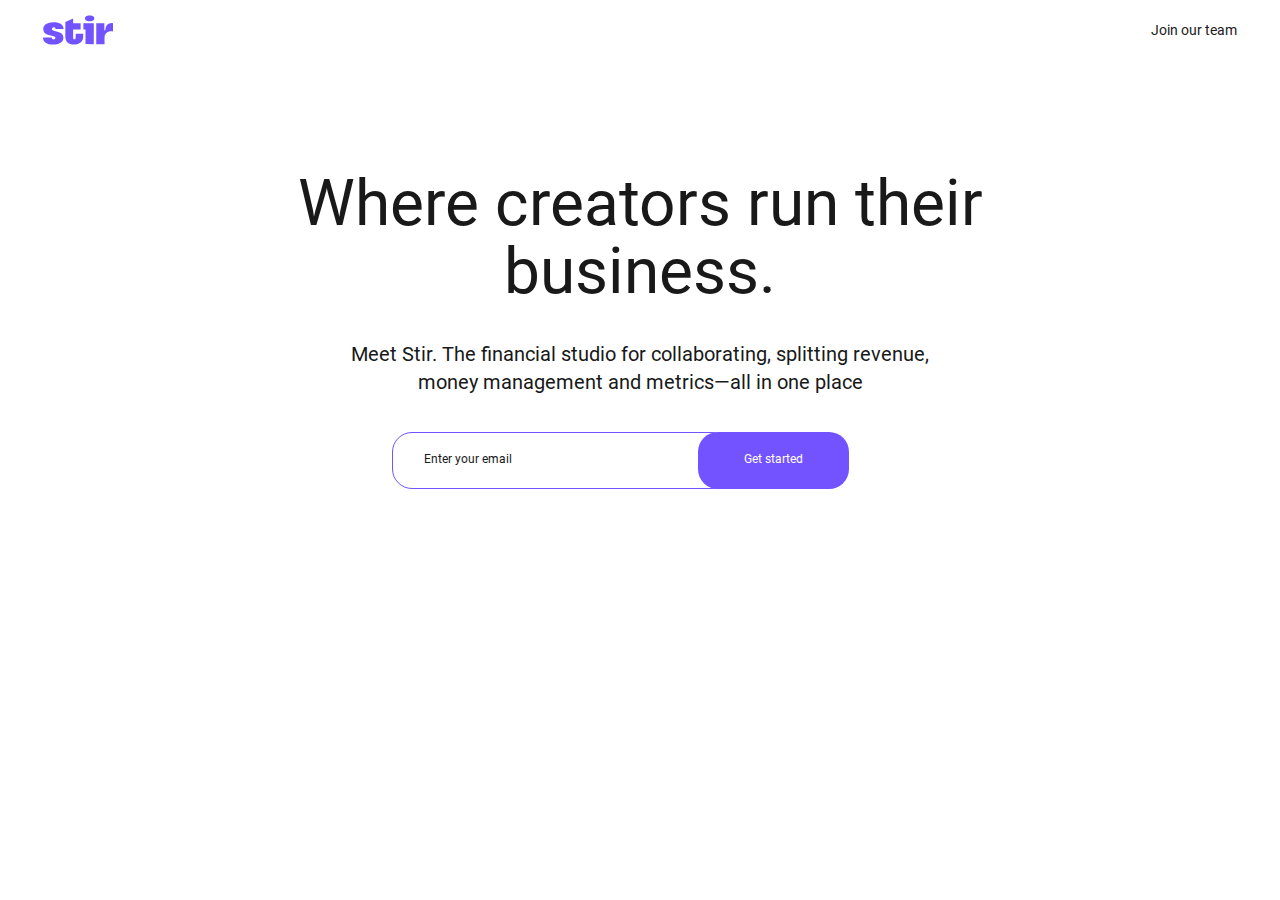
<file: index.html>
<!DOCTYPE html>
<html lang="en">
<head>
  <meta charset="UTF-8">
  <meta http-equiv="X-UA-Compatible" content="IE=edge">
  <meta name="viewport" content="width=device-width, initial-scale=1.0">
  <title>Stir</title>
  <link rel="stylesheet" href="css/normalize-mini.css">
  <link rel="stylesheet" href="css/style.css">
</head>
<body>

  <header class="site-header">
    <div class="site-header__container container">
      <a href="index.html" class="site-header__logo-link"><img src="/img/icon/stir-header-logo.svg" alt="site logo" class="site-header__logo"></a>
      <a href="#" class="site-header__link">Join our team</a>
    </div>
  </header>

  <!-- HERO -->

  <main class="site-main">
    <section class="site-hero">
      <h2 class="visually-hidden">we will help you with your business</h2>
      <div class="container">
        <div class="site-hero__title">
          <h1 class="site-hero__heading">Where creators run their business.</h1>
          <p class="site-hero__text">Meet Stir. The financial studio for collaborating, splitting revenue, money management and metrics—all in one place</p>
          <form class="site-form" action="https://echo.htmlacademy.ru" method="POST">        
            <label class="visually-hidden" for="user-email">Your email</label>
            <input class="site-hero__input" type="email" name="user_email" id="user-email" placeholder="Enter your email" minlength="4" required>
            
            <button class="site-hero__submit" type="submit">Get started</button>
        </form> 
        </div>
          
        
      </div>
    </section>
  </main>
  
</body>
</html>
</file>
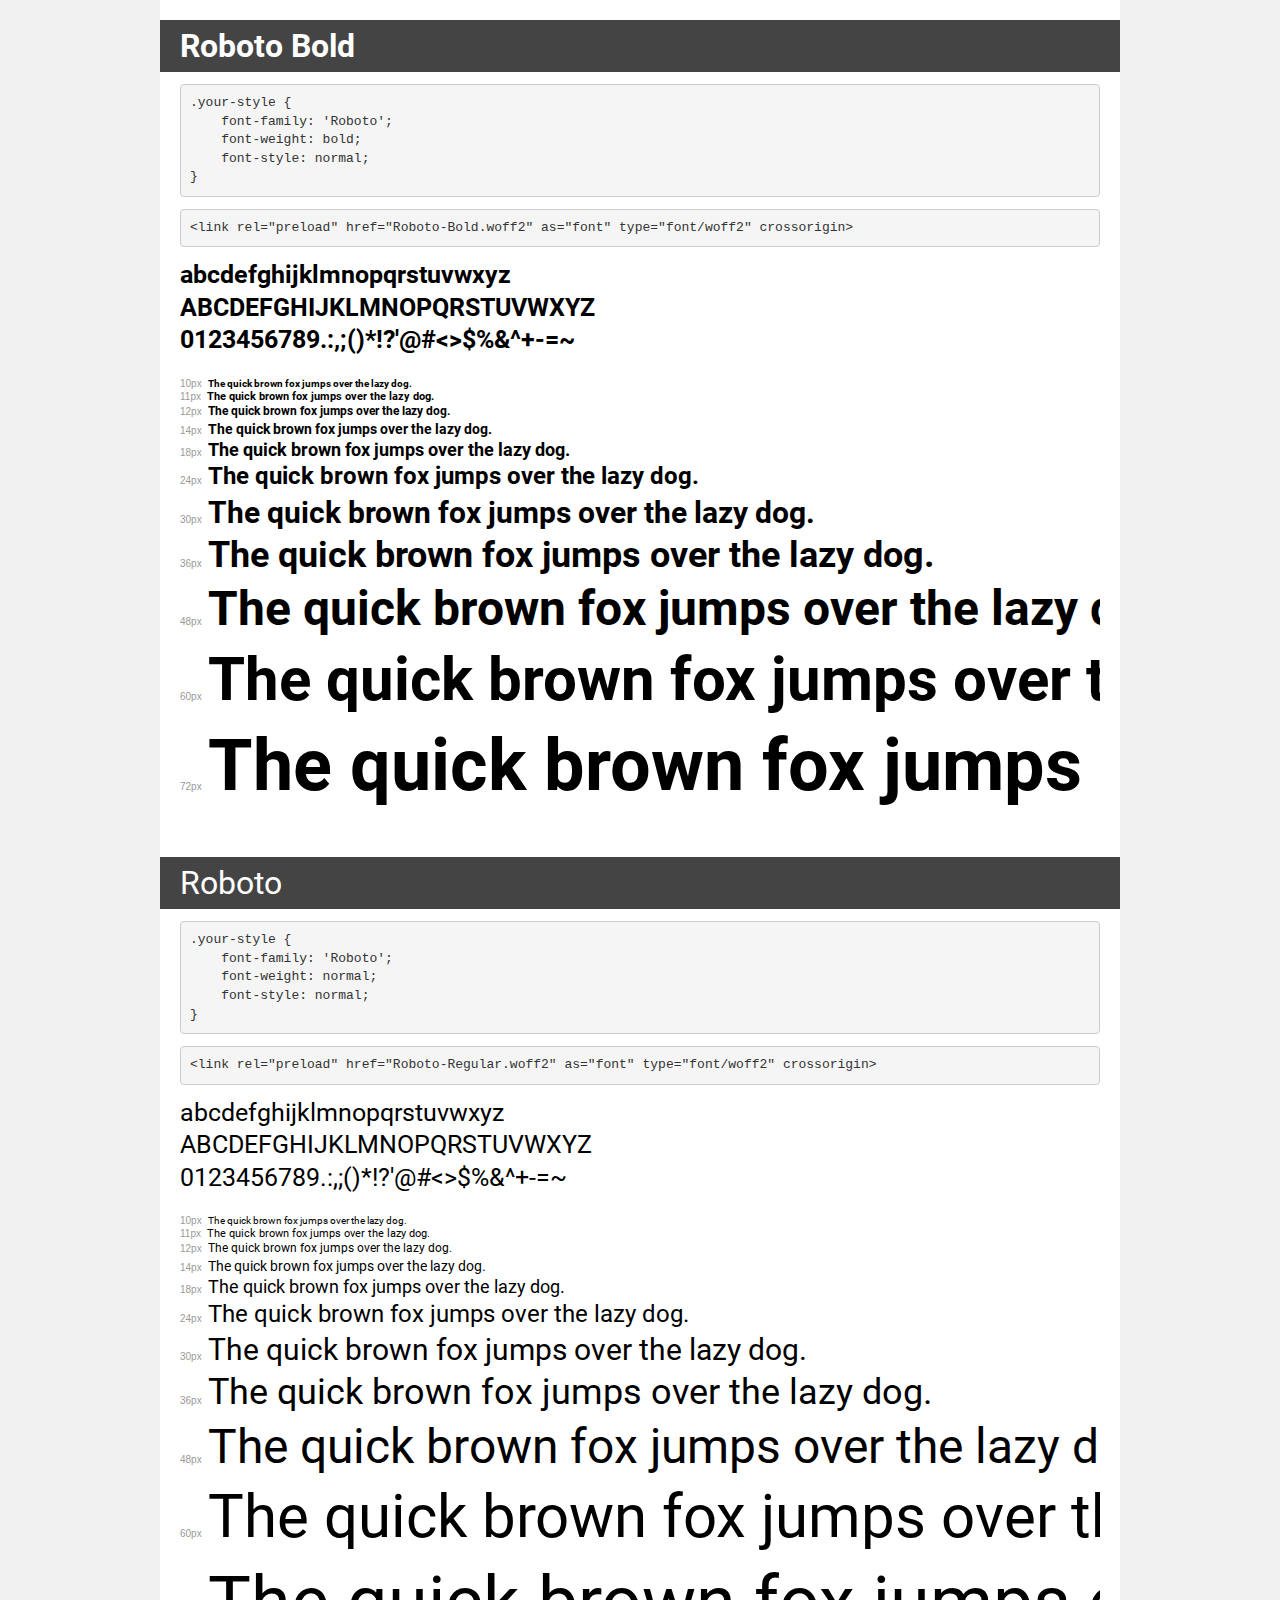
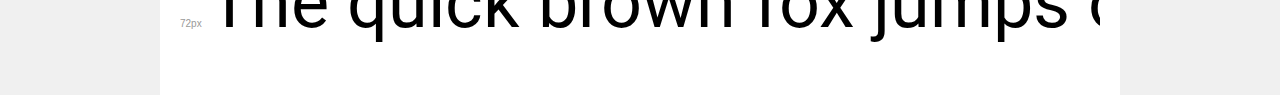
<file: font/Roboto/demo.html>
<!DOCTYPE html>
<html lang="en">
<head>
    <meta charset="utf-8">
    <meta http-equiv="X-UA-Compatible" content="IE=edge">
    <meta name="viewport" content="width=device-width, initial-scale=1">
    <meta name="robots" content="noindex, noarchive">
    <meta name="format-detection" content="telephone=no">
    <title>Transfonter demo</title>
    <link href="stylesheet.css" rel="stylesheet">
    <style>
        /*
        http://meyerweb.com/eric/tools/css/reset/
        v2.0 | 20110126
        License: none (public domain)
        */
        html, body, div, span, applet, object, iframe,
        h1, h2, h3, h4, h5, h6, p, blockquote, pre,
        a, abbr, acronym, address, big, cite, code,
        del, dfn, em, img, ins, kbd, q, s, samp,
        small, strike, strong, sub, sup, tt, var,
        b, u, i, center,
        dl, dt, dd, ol, ul, li,
        fieldset, form, label, legend,
        table, caption, tbody, tfoot, thead, tr, th, td,
        article, aside, canvas, details, embed,
        figure, figcaption, footer, header, hgroup,
        menu, nav, output, ruby, section, summary,
        time, mark, audio, video {
            margin: 0;
            padding: 0;
            border: 0;
            font-size: 100%;
            font: inherit;
            vertical-align: baseline;
        }
        /* HTML5 display-role reset for older browsers */
        article, aside, details, figcaption, figure,
        footer, header, hgroup, menu, nav, section {
            display: block;
        }
        body {
            line-height: 1;
        }
        ol, ul {
            list-style: none;
        }
        blockquote, q {
            quotes: none;
        }
        blockquote:before, blockquote:after,
        q:before, q:after {
            content: '';
            content: none;
        }
        table {
            border-collapse: collapse;
            border-spacing: 0;
        }
        /* demo styles */
        body {
            background: #f0f0f0;
            color: #000;
        }
        .page {
            background: #fff;
            width: 920px;
            margin: 0 auto;
            padding: 20px 20px 0 20px;
            overflow: hidden;
        }
        .font-container {
            overflow-x: auto;
            overflow-y: hidden;
            margin-bottom: 40px;
            line-height: 1.3;
            white-space: nowrap;
            padding-bottom: 5px;
        }
        h1 {
            position: relative;
            background: #444;
            font-size: 32px;
            color: #fff;
            padding: 10px 20px;
            margin: 0 -20px 12px -20px;
        }
        .letters {
            font-size: 25px;
            margin-bottom: 20px;
        }
        .s10:before {
            content: '10px';
        }
        .s11:before {
            content: '11px';
        }
        .s12:before {
            content: '12px';
        }
        .s14:before {
            content: '14px';
        }
        .s18:before {
            content: '18px';
        }
        .s24:before {
            content: '24px';
        }
        .s30:before {
            content: '30px';
        }
        .s36:before {
            content: '36px';
        }
        .s48:before {
            content: '48px';
        }
        .s60:before {
            content: '60px';
        }
        .s72:before {
            content: '72px';
        }
        .s10:before, .s11:before, .s12:before, .s14:before,
        .s18:before, .s24:before, .s30:before, .s36:before,
        .s48:before, .s60:before, .s72:before {
            font-family: Arial, sans-serif;
            font-size: 10px;
            font-weight: normal;
            font-style: normal;
            color: #999;
            padding-right: 6px;
        }
        pre {
            display: block;
            padding: 9px;
            margin: 0 0 12px;
            font-family: Monaco, Menlo, Consolas, "Courier New", monospace;
            font-size: 13px;
            line-height: 1.428571429;
            color: #333;
            font-weight: normal;
            font-style: normal;
            background-color: #f5f5f5;
            border: 1px solid #ccc;
            overflow-x: auto;
            border-radius: 4px;
        }
        /* responsive */
        @media (max-width: 959px) {
            .page {
                width: auto;
                margin: 0;
            }
        }
    </style>
</head>
<body>
<div class="page">
    <div class="demo">
        <h1 style="font-family: 'Roboto'; font-weight: bold; font-style: normal;">Roboto Bold</h1>
        <pre title="Usage">.your-style {
    font-family: 'Roboto';
    font-weight: bold;
    font-style: normal;
}</pre>
        <pre title="Preload (optional)">
&lt;link rel=&quot;preload&quot; href=&quot;Roboto-Bold.woff2&quot; as=&quot;font&quot; type=&quot;font/woff2&quot; crossorigin&gt;</pre>
        <div class="font-container" style="font-family: 'Roboto'; font-weight: bold; font-style: normal;">
            <p class="letters">
                abcdefghijklmnopqrstuvwxyz<br>
ABCDEFGHIJKLMNOPQRSTUVWXYZ<br>
                0123456789.:,;()*!?'@#&lt;&gt;$%&^+-=~
            </p>
            <p class="s10" style="font-size: 10px;">The quick brown fox jumps over the lazy dog.</p>
            <p class="s11" style="font-size: 11px;">The quick brown fox jumps over the lazy dog.</p>
            <p class="s12" style="font-size: 12px;">The quick brown fox jumps over the lazy dog.</p>
            <p class="s14" style="font-size: 14px;">The quick brown fox jumps over the lazy dog.</p>
            <p class="s18" style="font-size: 18px;">The quick brown fox jumps over the lazy dog.</p>
            <p class="s24" style="font-size: 24px;">The quick brown fox jumps over the lazy dog.</p>
            <p class="s30" style="font-size: 30px;">The quick brown fox jumps over the lazy dog.</p>
            <p class="s36" style="font-size: 36px;">The quick brown fox jumps over the lazy dog.</p>
            <p class="s48" style="font-size: 48px;">The quick brown fox jumps over the lazy dog.</p>
            <p class="s60" style="font-size: 60px;">The quick brown fox jumps over the lazy dog.</p>
            <p class="s72" style="font-size: 72px;">The quick brown fox jumps over the lazy dog.</p>
        </div>
    </div>

    <div class="demo">
        <h1 style="font-family: 'Roboto'; font-weight: normal; font-style: normal;">Roboto</h1>
        <pre title="Usage">.your-style {
    font-family: 'Roboto';
    font-weight: normal;
    font-style: normal;
}</pre>
        <pre title="Preload (optional)">
&lt;link rel=&quot;preload&quot; href=&quot;Roboto-Regular.woff2&quot; as=&quot;font&quot; type=&quot;font/woff2&quot; crossorigin&gt;</pre>
        <div class="font-container" style="font-family: 'Roboto'; font-weight: normal; font-style: normal;">
            <p class="letters">
                abcdefghijklmnopqrstuvwxyz<br>
ABCDEFGHIJKLMNOPQRSTUVWXYZ<br>
                0123456789.:,;()*!?'@#&lt;&gt;$%&^+-=~
            </p>
            <p class="s10" style="font-size: 10px;">The quick brown fox jumps over the lazy dog.</p>
            <p class="s11" style="font-size: 11px;">The quick brown fox jumps over the lazy dog.</p>
            <p class="s12" style="font-size: 12px;">The quick brown fox jumps over the lazy dog.</p>
            <p class="s14" style="font-size: 14px;">The quick brown fox jumps over the lazy dog.</p>
            <p class="s18" style="font-size: 18px;">The quick brown fox jumps over the lazy dog.</p>
            <p class="s24" style="font-size: 24px;">The quick brown fox jumps over the lazy dog.</p>
            <p class="s30" style="font-size: 30px;">The quick brown fox jumps over the lazy dog.</p>
            <p class="s36" style="font-size: 36px;">The quick brown fox jumps over the lazy dog.</p>
            <p class="s48" style="font-size: 48px;">The quick brown fox jumps over the lazy dog.</p>
            <p class="s60" style="font-size: 60px;">The quick brown fox jumps over the lazy dog.</p>
            <p class="s72" style="font-size: 72px;">The quick brown fox jumps over the lazy dog.</p>
        </div>
    </div>

</div>
</body>
</html>
</file>
<file: css/style.css>
:root {
  --main-static-color: #191919;
  --main-center-color: #2B2A35;
  --organized-color: #F7F2E4;
  --footer-color: #7352FF;
  --link-color: #6EE4B5;
  --font-default-color: #191919;
  --font-second-color: #fff;
}

@font-face {
  font-family: 'Roboto';
  src: url('../font/Roboto/Roboto-Bold.woff2') format('woff2'),
      url('../font/Roboto/Roboto-Bold.woff') format('woff');
  font-weight: bold;
  font-style: normal;
}

@font-face {
  font-family: 'Roboto';
  src: url('../font/Roboto/Roboto-Regular.woff2') format('woff2'),
      url('../font/Roboto/Roboto-Regular.woff') format('woff');
  font-weight: normal;
  font-style: normal;
}

/* GENERAL */
html {
  box-sizing: border-box;
  height: 100%;
}

*,
*::before,
*::after {
  box-sizing: inherit;
}

body {
  display: flex;
  flex-direction: column;
  height: 100%;
  padding: 0;
  margin: 0;
  font-family: 'Roboto', 'Arial', sans-serif;
  background-color: #fff;
  font-style: normal;
  font-weight: normal;
  font-size: 24px;
  line-height: 36px;
  text-align: center;
  color: var(--font-default-color);
}

img {
  max-width: 100%;
  height: auto;
}

.visually-hidden {
  position: absolute;
  width: 1px;
  height: 1px;
  margin: -1px;
  border: 0;
  padding: 0;
  clip: rect(0 0 0 0);
  overflow: hidden;
}

/* CONTAINER */
.container {
  max-width: 1234px;
  margin-left: auto;
  margin-right: auto;
  padding-left: 20px;
  padding-right: 20px;
}
/* SITE HEADER */

.site-header {
  padding-top: 15px;
  padding-bottom: 15px;
}

.site-header__container {
  display: flex;
  align-items: center;
  justify-content: space-between;
}

.site-header__logo-link {
  text-decoration: none;
  transition: opacity 0.3s ease;
}

.site-header__logo-link:hover {
  opacity: 0.7;
}

.site-header__logo-link:active {
  opacity: 0.5;
}

.site-header__logo {
  display: block;
}

.site-header__link {
  font-size: 14px;
  line-height: 20px;
  color: var(--font-default-color);
  text-decoration: none;
}

/* HERO */

.site-hero {
  padding-top: 110px;
  padding-bottom: 72px;
}

.site-hero__title {
  display: flex;
  margin: 0 auto;
  flex-direction: column;
  align-items: center;
  max-width: 825px;
}

.site-hero__heading {
  margin: 0 0 34px;
  padding: 0;
  font-weight: 400;
  font-size: 64px;
  line-height: 68px;
}

.site-hero__text {
  margin: 0 0 36px;
  padding: 0;
  max-width: 613px;
  font-size: 20px;
  line-height: 28px;
}

.site-hero__input {
  padding: 19px 31px 22px;
  padding-right: 93px;
  width: 340px;
  border: 1px solid var(--footer-color);
  border-radius: 20px;
  font-size: 12px;
  line-height: 14px;
}

.site-hero__input::placeholder {
  display: block;
  font-size: 12px;
  line-height: 14px;
  color: var(--font-default-color);
}

.site-hero__input:not(:placeholder-shown):not(:focus):invalid {
  border: 1px solid red;
}

.site-hero__submit {
  position: relative;
  z-index: 1;
  right: 40px;
  padding: 19px 45px 22px;
  color: var(--font-second-color);
  background-color: var(--footer-color);
  border: 1px solid transparent;
  border-radius: 20px;
  font-size: 12px;
  line-height: 14px;
  cursor: pointer;
}
</file>
<file: font/Roboto/stylesheet.css>
@font-face {
    font-family: 'Roboto';
    src: url('Roboto-Bold.woff2') format('woff2'),
        url('Roboto-Bold.woff') format('woff');
    font-weight: bold;
    font-style: normal;
    font-display: swap;
}

@font-face {
    font-family: 'Roboto';
    src: url('Roboto-Regular.woff2') format('woff2'),
        url('Roboto-Regular.woff') format('woff');
    font-weight: normal;
    font-style: normal;
    font-display: swap;
}
</file>
